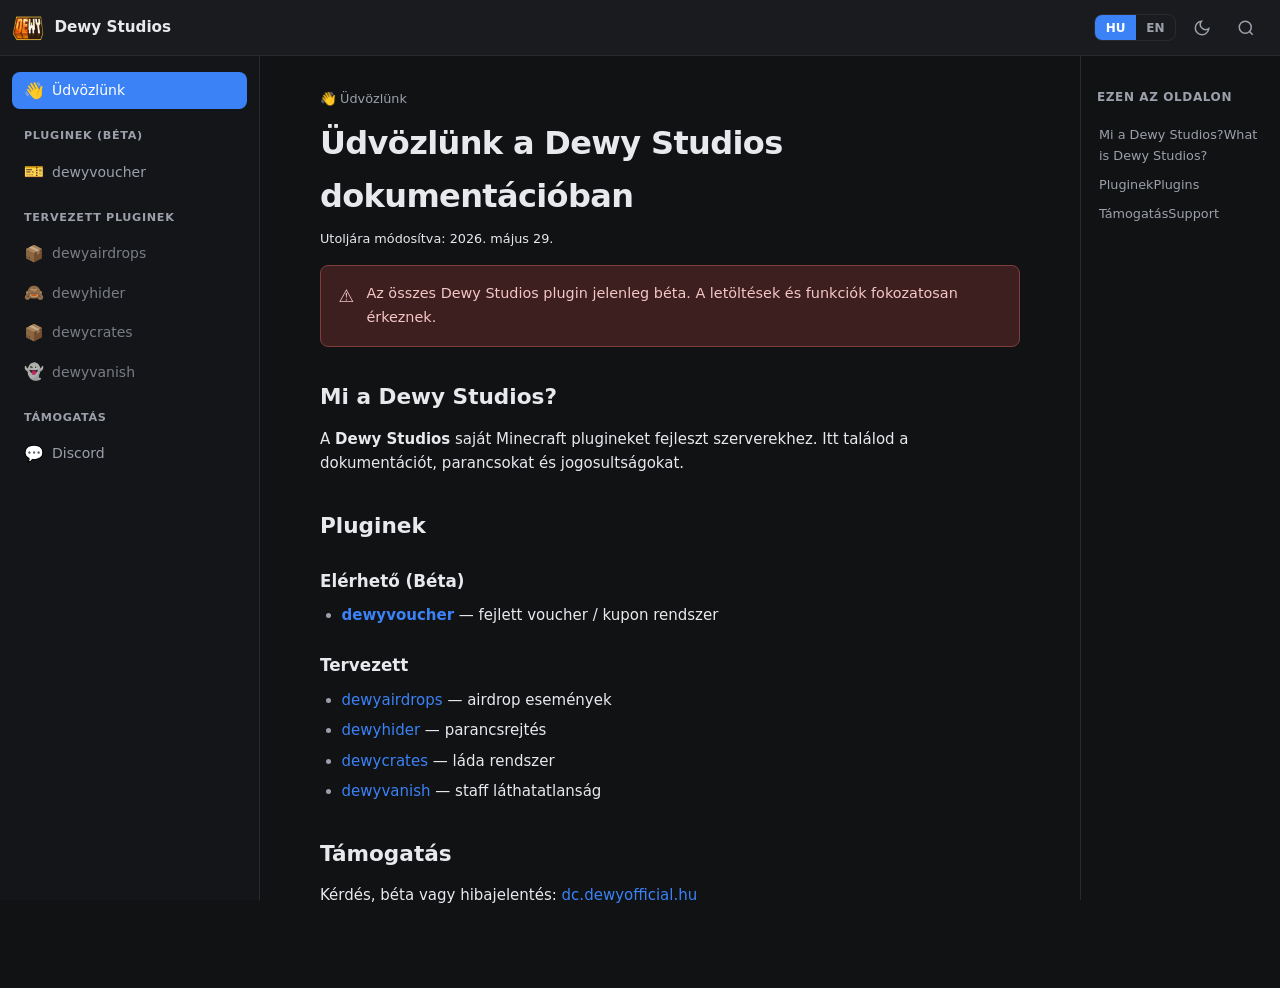
<file: index.html>
<!DOCTYPE html>
<html lang="hu">
<head>
  <meta charset="UTF-8" />
  <meta name="viewport" content="width=device-width, initial-scale=1.0" />
  <title>Dewy Studios — Dokumentáció</title>
  <link rel="stylesheet" href="css/style.css" />
  <link rel="icon" href="logo.png" type="image/png" />
</head>
<body data-page="welcome">
  <header class="topbar">
    <div class="topbar-left">
      <button type="button" class="icon-btn mobile-menu-btn" id="menu-toggle" aria-label="Menu">
        <svg viewBox="0 0 24 24" fill="none" stroke="currentColor" stroke-width="2"><path d="M4 6h16M4 12h16M4 18h16"/></svg>
      </button>
      <a href="index.html" class="brand">
        <img src="logo.png" alt="Dewy Studios" class="brand-logo" />
        <span class="brand-title" data-i18n="siteTitle">Dewy Studios</span>
      </a>
    </div>
    <div class="topbar-right">
      <div class="lang-switch" role="group" aria-label="Language">
        <button type="button" class="lang-btn active" data-lang="hu">HU</button>
        <button type="button" class="lang-btn" data-lang="en">EN</button>
      </div>
      <button type="button" class="icon-btn" id="theme-toggle" aria-label="Theme">
        <svg class="icon-moon" viewBox="0 0 24 24" fill="none" stroke="currentColor" stroke-width="2"><path d="M21 12.79A9 9 0 1 1 11.21 3 7 7 0 0 0 21 12.79z"/></svg>
        <svg class="icon-sun" viewBox="0 0 24 24" fill="none" stroke="currentColor" stroke-width="2"><circle cx="12" cy="12" r="5"/><path d="M12 1v2M12 21v2M4.22 4.22l1.42 1.42M18.36 18.36l1.42 1.42M1 12h2M21 12h2M4.22 19.78l1.42-1.42M18.36 5.64l1.42-1.42"/></svg>
      </button>
      <button type="button" class="icon-btn" id="search-btn" aria-label="Search">
        <svg viewBox="0 0 24 24" fill="none" stroke="currentColor" stroke-width="2"><circle cx="11" cy="11" r="8"/><path d="m21 21-4.35-4.35"/></svg>
      </button>
    </div>
  </header>

  <div class="search-overlay" id="search-overlay" hidden>
    <div class="search-box">
      <input type="search" id="search-input" placeholder="Keresés…" autocomplete="off" />
      <ul class="search-results" id="search-results"></ul>
    </div>
  </div>

  <div class="layout">
    <aside class="sidebar" id="sidebar">
      <nav class="sidebar-nav">
        <a href="index.html" class="nav-item" data-page="welcome">
          <span class="nav-icon">👋</span>
          <span data-i18n="nav.welcome">Üdvözlünk</span>
        </a>
        <p class="nav-section" data-i18n="nav.pluginsBeta">Pluginek (Béta)</p>
        <a href="dewyvoucher.html" class="nav-item" data-page="dewyvoucher">
          <span class="nav-icon">🎫</span>
          <span>dewyvoucher</span>
        </a>
        <p class="nav-section" data-i18n="nav.planned">Tervezett pluginek</p>
        <a href="dewyairdrops.html" class="nav-item nav-muted" data-page="dewyairdrops">
          <span class="nav-icon">📦</span>
          <span>dewyairdrops</span>
        </a>
        <a href="dewyhider.html" class="nav-item nav-muted" data-page="dewyhider">
          <span class="nav-icon">🙈</span>
          <span>dewyhider</span>
        </a>
        <a href="dewycrates.html" class="nav-item nav-muted" data-page="dewycrates">
          <span class="nav-icon">📦</span>
          <span>dewycrates</span>
        </a>
        <a href="dewyvanish.html" class="nav-item nav-muted" data-page="dewyvanish">
          <span class="nav-icon">👻</span>
          <span>dewyvanish</span>
        </a>
        <p class="nav-section" data-i18n="nav.support">Támogatás</p>
        <a href="https://dc.dewyofficial.hu" class="nav-item nav-external" target="_blank" rel="noopener noreferrer">
          <span class="nav-icon">💬</span>
          <span data-i18n="nav.discord">Discord</span>
        </a>
      </nav>
    </aside>

    <main class="content">
      <nav class="breadcrumb">👋 <span data-lang-block="hu">Üdvözlünk</span><span data-lang-block="en" hidden>Welcome</span></nav>
      <h1 class="page-title"><span data-lang-block="hu">Üdvözlünk a Dewy Studios dokumentációban</span><span data-lang-block="en" hidden>Welcome to Dewy Studios docs</span></h1>
      <p class="page-meta"><span data-i18n="lastModified">Utoljára módosítva</span>: 2026. május 29.</p>

      <div class="alert">
        <span class="alert-icon">⚠️</span>
        <span data-i18n="globalBeta">A <strong>dewyvoucher</strong> már elérhető béta tesztelésre. A többi plugin fejlesztés alatt áll.</span>
      </div>

      <h2 id="about"><span data-lang-block="hu">Mi a Dewy Studios?</span><span data-lang-block="en" hidden>What is Dewy Studios?</span></h2>
      <div data-lang-block="hu">
        <p>A <strong>Dewy Studios</strong> saját Minecraft plugineket fejleszt szerverekhez. Itt találod a dokumentációt, parancsokat és jogosultságokat.</p>
      </div>
      <div data-lang-block="en" hidden>
        <p><strong>Dewy Studios</strong> builds custom Minecraft plugins for servers. Find documentation, commands, and permissions here.</p>
      </div>

      <h2 id="plugins"><span data-lang-block="hu">Pluginek</span><span data-lang-block="en" hidden>Plugins</span></h2>
      <div data-lang-block="hu">
        <h3>Elérhető (Béta)</h3>
        <ul>
          <li><a href="dewyvoucher.html"><strong>dewyvoucher</strong></a> — fejlett voucher / kupon rendszer</li>
        </ul>
        <h3>Tervezett</h3>
        <ul>
          <li><a href="dewyairdrops.html">dewyairdrops</a> — airdrop események</li>
          <li><a href="dewyhider.html">dewyhider</a> — parancsrejtés</li>
          <li><a href="dewycrates.html">dewycrates</a> — láda rendszer</li>
          <li><a href="dewyvanish.html">dewyvanish</a> — staff láthatatlanság</li>
        </ul>
      </div>
      <div data-lang-block="en" hidden>
        <h3>Available (Beta)</h3>
        <ul>
          <li><a href="dewyvoucher.html"><strong>dewyvoucher</strong></a> — advanced voucher / coupon system</li>
        </ul>
        <h3>Planned</h3>
        <ul>
          <li><a href="dewyairdrops.html">dewyairdrops</a> — airdrop events</li>
          <li><a href="dewyhider.html">dewyhider</a> — command hiding</li>
          <li><a href="dewycrates.html">dewycrates</a> — crate system</li>
          <li><a href="dewyvanish.html">dewyvanish</a> — staff vanish</li>
        </ul>
      </div>

      <h2 id="support"><span data-lang-block="hu">Támogatás</span><span data-lang-block="en" hidden>Support</span></h2>
      <div data-lang-block="hu">
        <p>Kérdés, béta vagy hibajelentés: <a href="https://dc.dewyofficial.hu" target="_blank" rel="noopener noreferrer">dc.dewyofficial.hu</a></p>
      </div>
      <div data-lang-block="en" hidden>
        <p>Questions, beta access, or bugs: <a href="https://dc.dewyofficial.hu" target="_blank" rel="noopener noreferrer">dc.dewyofficial.hu</a></p>
      </div>
    </main>

    <aside class="toc" id="toc">
      <p class="toc-title" data-i18n="toc.title">Ezen az oldalon</p>
      <ul class="toc-list" id="toc-list"></ul>
    </aside>
  </div>

  <div class="sidebar-backdrop" id="sidebar-backdrop" hidden></div>
  <script src="js/i18n.js"></script>
  <script src="js/common.js"></script>
</body>
</html>
</file>
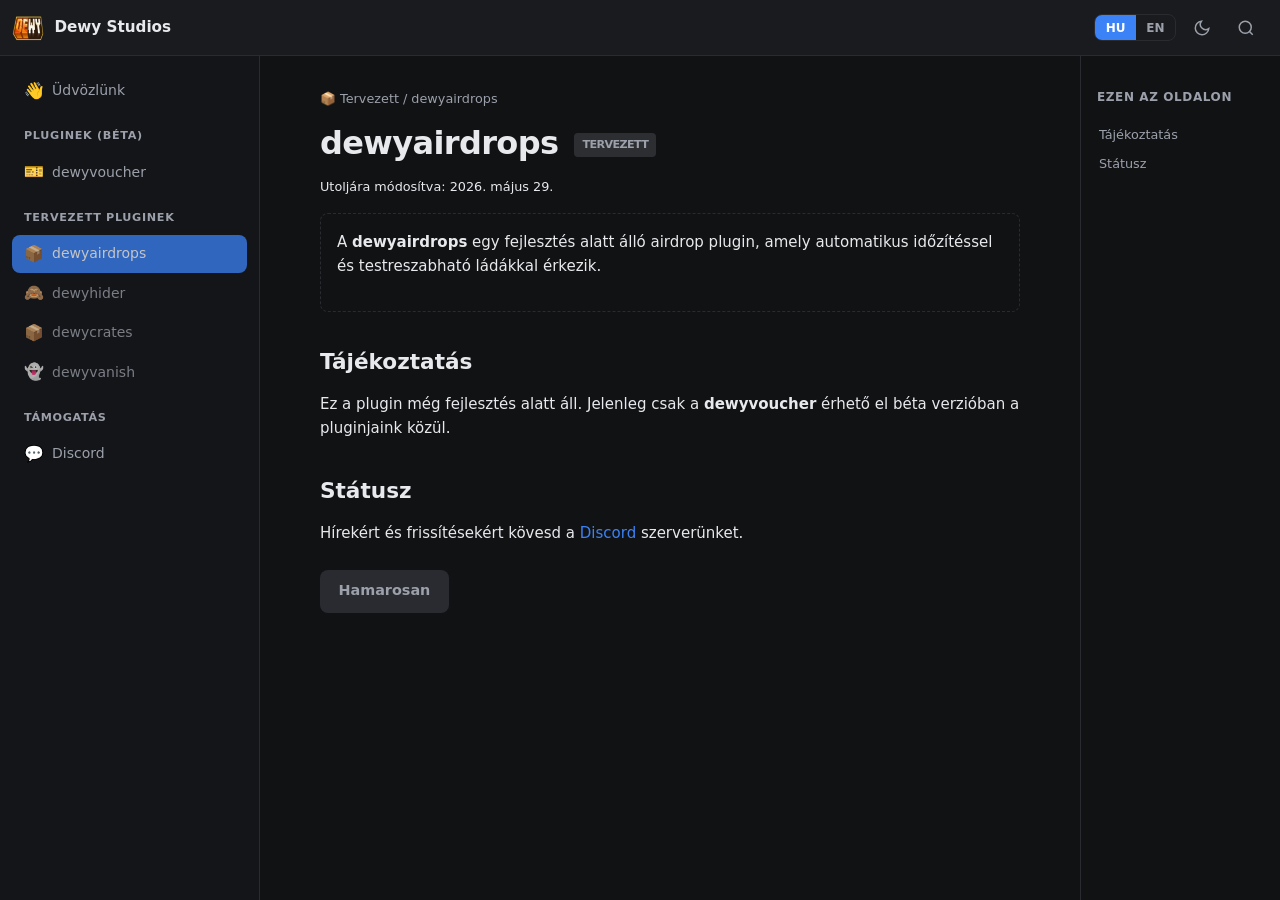
<file: dewyairdrops.html>
<!DOCTYPE html>
<html lang="hu">
<head>
  <meta charset="UTF-8" />
  <meta name="viewport" content="width=device-width, initial-scale=1.0" />
  <title>dewyairdrops — Dewy Studios</title>
  <link rel="stylesheet" href="css/style.css" />
  <link rel="icon" href="logo.png" type="image/png" />
</head>
<body data-page="dewyairdrops">
  <header class="topbar">
    <div class="topbar-left">
      <button type="button" class="icon-btn mobile-menu-btn" id="menu-toggle" aria-label="Menu">
        <svg viewBox="0 0 24 24" fill="none" stroke="currentColor" stroke-width="2"><path d="M4 6h16M4 12h16M4 18h16"/></svg>
      </button>
      <a href="index.html" class="brand">
        <img src="logo.png" alt="Dewy Studios" class="brand-logo" />
        <span class="brand-title" data-i18n="siteTitle">Dewy Studios</span>
      </a>
    </div>
    <div class="topbar-right">
      <div class="lang-switch" role="group" aria-label="Language">
        <button type="button" class="lang-btn active" data-lang="hu">HU</button>
        <button type="button" class="lang-btn" data-lang="en">EN</button>
      </div>
      <button type="button" class="icon-btn" id="theme-toggle" aria-label="Theme">
        <svg class="icon-moon" viewBox="0 0 24 24" fill="none" stroke="currentColor" stroke-width="2"><path d="M21 12.79A9 9 0 1 1 11.21 3 7 7 0 0 0 21 12.79z"/></svg>
        <svg class="icon-sun" viewBox="0 0 24 24" fill="none" stroke="currentColor" stroke-width="2"><circle cx="12" cy="12" r="5"/><path d="M12 1v2M12 21v2M4.22 4.22l1.42 1.42M18.36 18.36l1.42 1.42M1 12h2M21 12h2M4.22 19.78l1.42-1.42M18.36 5.64l1.42-1.42"/></svg>
      </button>
      <button type="button" class="icon-btn" id="search-btn" aria-label="Search">
        <svg viewBox="0 0 24 24" fill="none" stroke="currentColor" stroke-width="2"><circle cx="11" cy="11" r="8"/><path d="m21 21-4.35-4.35"/></svg>
      </button>
    </div>
  </header>

  <div class="search-overlay" id="search-overlay" hidden>
    <div class="search-box">
      <input type="search" id="search-input" placeholder="Keresés…" autocomplete="off" />
      <ul class="search-results" id="search-results"></ul>
    </div>
  </div>

  <div class="layout">
    <aside class="sidebar" id="sidebar">
      <nav class="sidebar-nav">
        <a href="index.html" class="nav-item" data-page="welcome">
          <span class="nav-icon">👋</span>
          <span data-i18n="nav.welcome">Üdvözlünk</span>
        </a>
        <p class="nav-section" data-i18n="nav.pluginsBeta">Pluginek (Béta)</p>
        <a href="dewyvoucher.html" class="nav-item" data-page="dewyvoucher">
          <span class="nav-icon">🎫</span>
          <span>dewyvoucher</span>
        </a>
        <p class="nav-section" data-i18n="nav.planned">Tervezett pluginek</p>
        <a href="dewyairdrops.html" class="nav-item nav-muted" data-page="dewyairdrops">
          <span class="nav-icon">📦</span>
          <span>dewyairdrops</span>
        </a>
        <a href="dewyhider.html" class="nav-item nav-muted" data-page="dewyhider">
          <span class="nav-icon">🙈</span>
          <span>dewyhider</span>
        </a>
        <a href="dewycrates.html" class="nav-item nav-muted" data-page="dewycrates">
          <span class="nav-icon">📦</span>
          <span>dewycrates</span>
        </a>
        <a href="dewyvanish.html" class="nav-item nav-muted" data-page="dewyvanish">
          <span class="nav-icon">👻</span>
          <span>dewyvanish</span>
        </a>
        <p class="nav-section" data-i18n="nav.support">Támogatás</p>
        <a href="https://dc.dewyofficial.hu" class="nav-item nav-external" target="_blank" rel="noopener noreferrer">
          <span class="nav-icon">💬</span>
          <span data-i18n="nav.discord">Discord</span>
        </a>
      </nav>
    </aside>

    <main class="content">
      <nav class="breadcrumb">📦 <span data-lang-block="hu">Tervezett / dewyairdrops</span><span data-lang-block="en" hidden>Planned / dewyairdrops</span></nav>
      <h1 class="page-title">dewyairdrops <span class="badge badge-soon">Tervezett</span></h1>
      <p class="page-meta"><span data-i18n="lastModified">Utoljára módosítva</span>: 2026. május 29.</p>

      <div class="planned-card">
        <p>A <strong>dewyairdrops</strong> egy fejlesztés alatt álló airdrop plugin, amely automatikus időzítéssel és testreszabható ládákkal érkezik.</p>
      </div>

      <h2 id="info">Tájékoztatás</h2>
      <p>Ez a plugin még fejlesztés alatt áll. Jelenleg csak a <strong>dewyvoucher</strong> érhető el béta verzióban a pluginjaink közül.</p>

      <h2 id="status">Státusz</h2>
      <p>Hírekért és frissítésekért kövesd a <a href="https://dc.dewyofficial.hu" target="_blank" rel="noopener noreferrer">Discord</a> szerverünket.</p>

      <div class="btn-row">
        <span class="btn btn-disabled">Hamarosan</span>
      </div>
    </main>

    <aside class="toc" id="toc">
      <p class="toc-title">Ezen az oldalon</p>
      <ul class="toc-list" id="toc-list"></ul>
    </aside>
  </div>

  <div class="sidebar-backdrop" id="sidebar-backdrop" hidden></div>
  <script src="js/i18n.js"></script>
  <script src="js/common.js"></script>
</body>
</html>
</file>
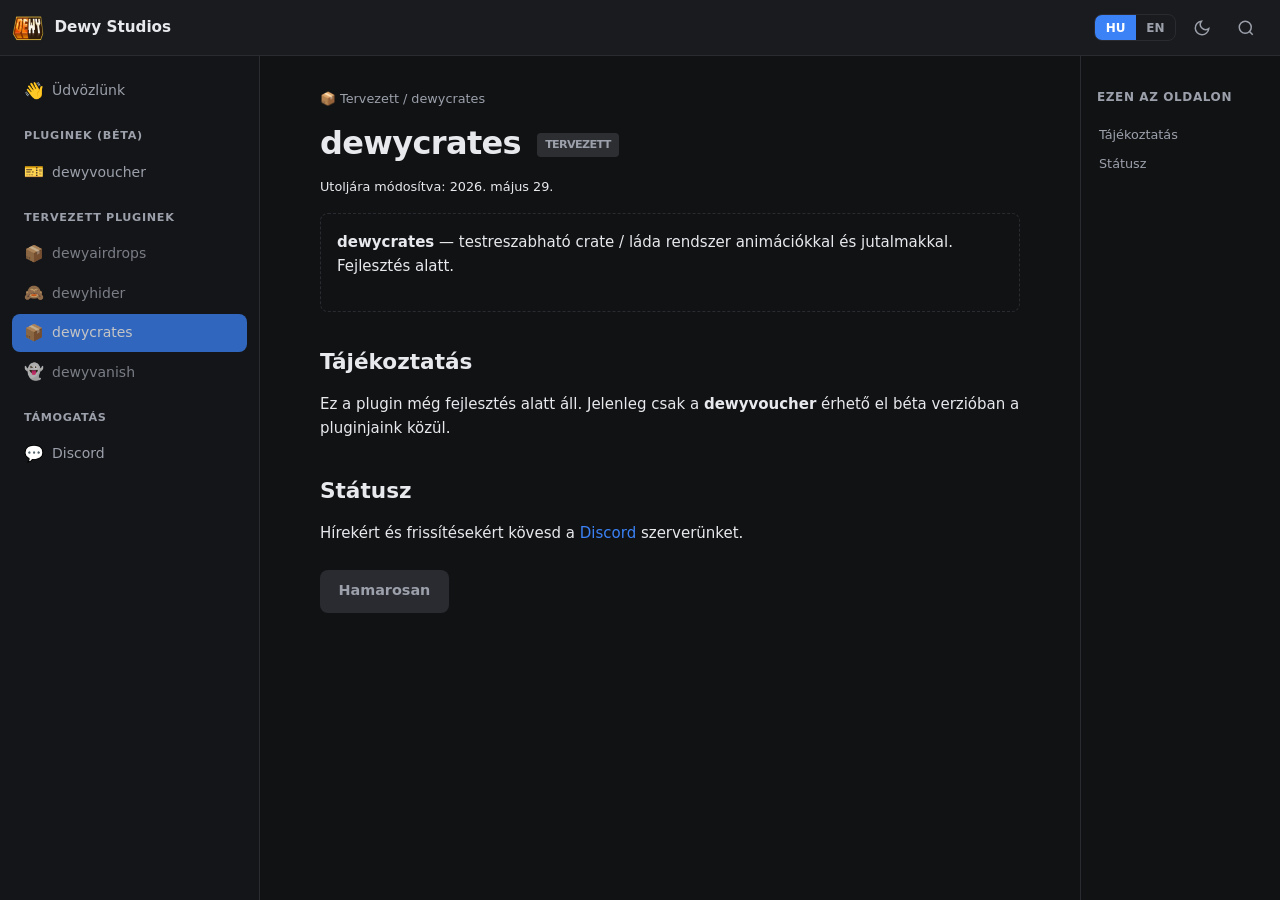
<file: dewycrates.html>
<!DOCTYPE html>
<html lang="hu">
<head>
  <meta charset="UTF-8" />
  <meta name="viewport" content="width=device-width, initial-scale=1.0" />
  <title>dewycrates — Dewy Studios</title>
  <link rel="stylesheet" href="css/style.css" />
  <link rel="icon" href="logo.png" type="image/png" />
</head>
<body data-page="dewycrates">
  <header class="topbar">
    <div class="topbar-left">
      <button type="button" class="icon-btn mobile-menu-btn" id="menu-toggle" aria-label="Menu">
        <svg viewBox="0 0 24 24" fill="none" stroke="currentColor" stroke-width="2"><path d="M4 6h16M4 12h16M4 18h16"/></svg>
      </button>
      <a href="index.html" class="brand">
        <img src="logo.png" alt="Dewy Studios" class="brand-logo" />
        <span class="brand-title" data-i18n="siteTitle">Dewy Studios</span>
      </a>
    </div>
    <div class="topbar-right">
      <div class="lang-switch" role="group" aria-label="Language">
        <button type="button" class="lang-btn active" data-lang="hu">HU</button>
        <button type="button" class="lang-btn" data-lang="en">EN</button>
      </div>
      <button type="button" class="icon-btn" id="theme-toggle" aria-label="Theme">
        <svg class="icon-moon" viewBox="0 0 24 24" fill="none" stroke="currentColor" stroke-width="2"><path d="M21 12.79A9 9 0 1 1 11.21 3 7 7 0 0 0 21 12.79z"/></svg>
        <svg class="icon-sun" viewBox="0 0 24 24" fill="none" stroke="currentColor" stroke-width="2"><circle cx="12" cy="12" r="5"/><path d="M12 1v2M12 21v2M4.22 4.22l1.42 1.42M18.36 18.36l1.42 1.42M1 12h2M21 12h2M4.22 19.78l1.42-1.42M18.36 5.64l1.42-1.42"/></svg>
      </button>
      <button type="button" class="icon-btn" id="search-btn" aria-label="Search">
        <svg viewBox="0 0 24 24" fill="none" stroke="currentColor" stroke-width="2"><circle cx="11" cy="11" r="8"/><path d="m21 21-4.35-4.35"/></svg>
      </button>
    </div>
  </header>

  <div class="search-overlay" id="search-overlay" hidden>
    <div class="search-box">
      <input type="search" id="search-input" placeholder="Keresés…" autocomplete="off" />
      <ul class="search-results" id="search-results"></ul>
    </div>
  </div>

  <div class="layout">
    <aside class="sidebar" id="sidebar">
      <nav class="sidebar-nav">
        <a href="index.html" class="nav-item" data-page="welcome">
          <span class="nav-icon">👋</span>
          <span data-i18n="nav.welcome">Üdvözlünk</span>
        </a>
        <p class="nav-section" data-i18n="nav.pluginsBeta">Pluginek (Béta)</p>
        <a href="dewyvoucher.html" class="nav-item" data-page="dewyvoucher">
          <span class="nav-icon">🎫</span>
          <span>dewyvoucher</span>
        </a>
        <p class="nav-section" data-i18n="nav.planned">Tervezett pluginek</p>
        <a href="dewyairdrops.html" class="nav-item nav-muted" data-page="dewyairdrops">
          <span class="nav-icon">📦</span>
          <span>dewyairdrops</span>
        </a>
        <a href="dewyhider.html" class="nav-item nav-muted" data-page="dewyhider">
          <span class="nav-icon">🙈</span>
          <span>dewyhider</span>
        </a>
        <a href="dewycrates.html" class="nav-item nav-muted" data-page="dewycrates">
          <span class="nav-icon">📦</span>
          <span>dewycrates</span>
        </a>
        <a href="dewyvanish.html" class="nav-item nav-muted" data-page="dewyvanish">
          <span class="nav-icon">👻</span>
          <span>dewyvanish</span>
        </a>
        <p class="nav-section" data-i18n="nav.support">Támogatás</p>
        <a href="https://dc.dewyofficial.hu" class="nav-item nav-external" target="_blank" rel="noopener noreferrer">
          <span class="nav-icon">💬</span>
          <span data-i18n="nav.discord">Discord</span>
        </a>
      </nav>
    </aside>

    <main class="content">
      <nav class="breadcrumb">📦 <span data-lang-block="hu">Tervezett / dewycrates</span><span data-lang-block="en" hidden>Planned / dewycrates</span></nav>
      <h1 class="page-title">dewycrates <span class="badge badge-soon">Tervezett</span></h1>
      <p class="page-meta"><span data-i18n="lastModified">Utoljára módosítva</span>: 2026. május 29.</p>

      <div class="planned-card">
        <p><strong>dewycrates</strong> — testreszabható crate / láda rendszer animációkkal és jutalmakkal. Fejlesztés alatt.</p>
      </div>

      <h2 id="info">Tájékoztatás</h2>
      <p>Ez a plugin még fejlesztés alatt áll. Jelenleg csak a <strong>dewyvoucher</strong> érhető el béta verzióban a pluginjaink közül.</p>

      <h2 id="status">Státusz</h2>
      <p>Hírekért és frissítésekért kövesd a <a href="https://dc.dewyofficial.hu" target="_blank" rel="noopener noreferrer">Discord</a> szerverünket.</p>

      <div class="btn-row">
        <span class="btn btn-disabled">Hamarosan</span>
      </div>
    </main>

    <aside class="toc" id="toc">
      <p class="toc-title">Ezen az oldalon</p>
      <ul class="toc-list" id="toc-list"></ul>
    </aside>
  </div>

  <div class="sidebar-backdrop" id="sidebar-backdrop" hidden></div>
  <script src="js/i18n.js"></script>
  <script src="js/common.js"></script>
</body>
</html>
</file>
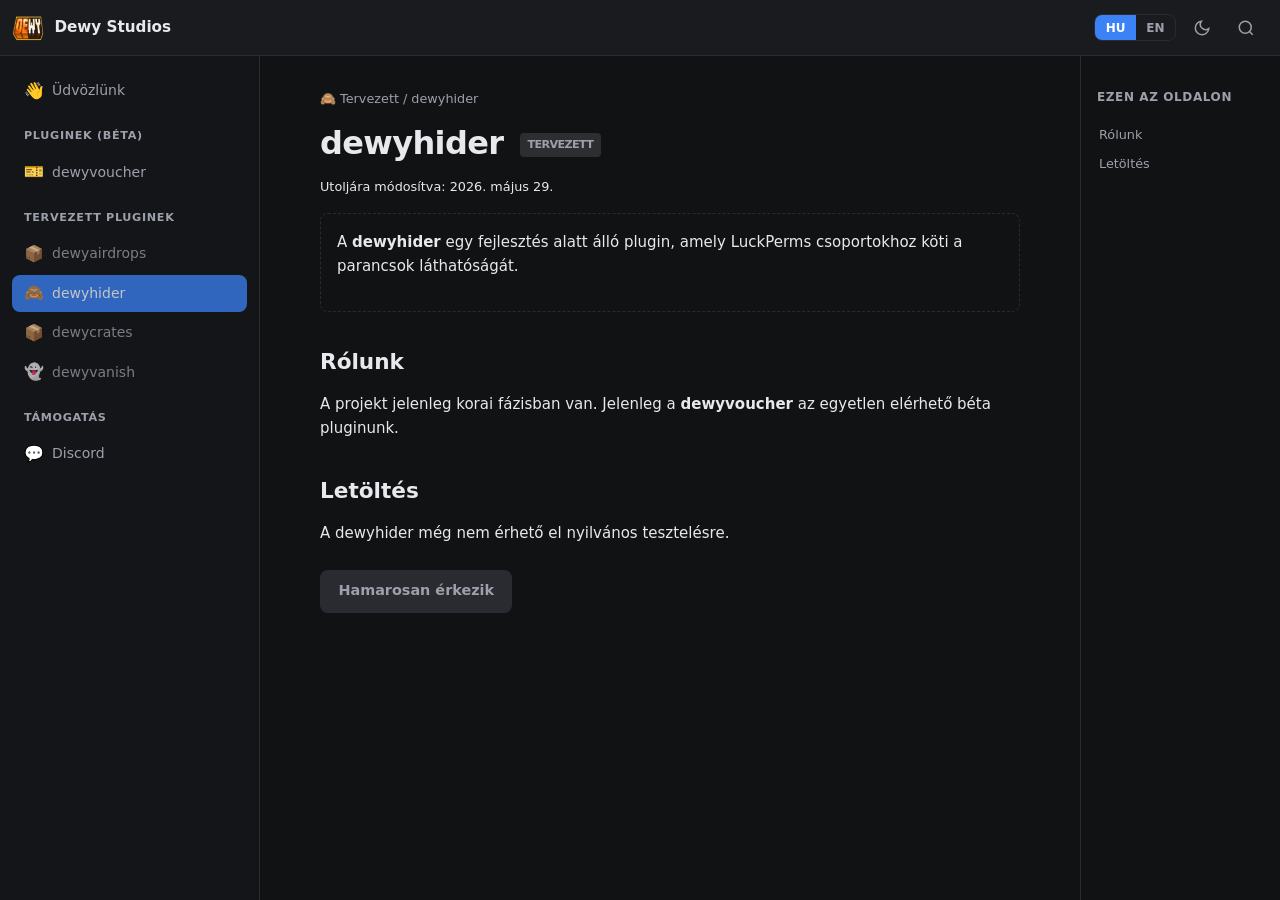
<file: dewyhider.html>
<!DOCTYPE html>
<html lang="hu">
<head>
  <meta charset="UTF-8" />
  <meta name="viewport" content="width=device-width, initial-scale=1.0" />
  <title>dewyhider — Dewy Studios</title>
  <link rel="stylesheet" href="css/style.css" />
  <link rel="icon" href="logo.png" type="image/png" />
</head>
<body data-page="dewyhider">
  <header class="topbar">
    <div class="topbar-left">
      <button type="button" class="icon-btn mobile-menu-btn" id="menu-toggle" aria-label="Menu">
        <svg viewBox="0 0 24 24" fill="none" stroke="currentColor" stroke-width="2"><path d="M4 6h16M4 12h16M4 18h16"/></svg>
      </button>
      <a href="index.html" class="brand">
        <img src="logo.png" alt="Dewy Studios" class="brand-logo" />
        <span class="brand-title" data-i18n="siteTitle">Dewy Studios</span>
      </a>
    </div>
    <div class="topbar-right">
      <div class="lang-switch" role="group" aria-label="Language">
        <button type="button" class="lang-btn active" data-lang="hu">HU</button>
        <button type="button" class="lang-btn" data-lang="en">EN</button>
      </div>
      <button type="button" class="icon-btn" id="theme-toggle" aria-label="Theme">
        <svg class="icon-moon" viewBox="0 0 24 24" fill="none" stroke="currentColor" stroke-width="2"><path d="M21 12.79A9 9 0 1 1 11.21 3 7 7 0 0 0 21 12.79z"/></svg>
        <svg class="icon-sun" viewBox="0 0 24 24" fill="none" stroke="currentColor" stroke-width="2"><circle cx="12" cy="12" r="5"/><path d="M12 1v2M12 21v2M4.22 4.22l1.42 1.42M18.36 18.36l1.42 1.42M1 12h2M21 12h2M4.22 19.78l1.42-1.42M18.36 5.64l1.42-1.42"/></svg>
      </button>
      <button type="button" class="icon-btn" id="search-btn" aria-label="Search">
        <svg viewBox="0 0 24 24" fill="none" stroke="currentColor" stroke-width="2"><circle cx="11" cy="11" r="8"/><path d="m21 21-4.35-4.35"/></svg>
      </button>
    </div>
  </header>

  <div class="search-overlay" id="search-overlay" hidden>
    <div class="search-box">
      <input type="search" id="search-input" placeholder="Keresés…" autocomplete="off" />
      <ul class="search-results" id="search-results"></ul>
    </div>
  </div>

  <div class="layout">
    <aside class="sidebar" id="sidebar">
      <nav class="sidebar-nav">
        <a href="index.html" class="nav-item" data-page="welcome">
          <span class="nav-icon">👋</span>
          <span data-i18n="nav.welcome">Üdvözlünk</span>
        </a>
        <p class="nav-section" data-i18n="nav.pluginsBeta">Pluginek (Béta)</p>
        <a href="dewyvoucher.html" class="nav-item" data-page="dewyvoucher">
          <span class="nav-icon">🎫</span>
          <span>dewyvoucher</span>
        </a>
        <p class="nav-section" data-i18n="nav.planned">Tervezett pluginek</p>
        <a href="dewyairdrops.html" class="nav-item nav-muted" data-page="dewyairdrops">
          <span class="nav-icon">📦</span>
          <span>dewyairdrops</span>
        </a>
        <a href="dewyhider.html" class="nav-item nav-muted" data-page="dewyhider">
          <span class="nav-icon">🙈</span>
          <span>dewyhider</span>
        </a>
        <a href="dewycrates.html" class="nav-item nav-muted" data-page="dewycrates">
          <span class="nav-icon">📦</span>
          <span>dewycrates</span>
        </a>
        <a href="dewyvanish.html" class="nav-item nav-muted" data-page="dewyvanish">
          <span class="nav-icon">👻</span>
          <span>dewyvanish</span>
        </a>
        <p class="nav-section" data-i18n="nav.support">Támogatás</p>
        <a href="https://dc.dewyofficial.hu" class="nav-item nav-external" target="_blank" rel="noopener noreferrer">
          <span class="nav-icon">💬</span>
          <span data-i18n="nav.discord">Discord</span>
        </a>
      </nav>
    </aside>

    <main class="content">
      <nav class="breadcrumb">🙈 <span data-lang-block="hu">Tervezett / dewyhider</span><span data-lang-block="en" hidden>Planned / dewyhider</span></nav>
      <h1 class="page-title">dewyhider <span class="badge badge-soon">Tervezett</span></h1>
      <p class="page-meta"><span data-i18n="lastModified">Utoljára módosítva</span>: 2026. május 29.</p>

      <div class="planned-card">
        <p>A <strong>dewyhider</strong> egy fejlesztés alatt álló plugin, amely LuckPerms csoportokhoz köti a parancsok láthatóságát.</p>
      </div>

      <h2 id="about">Rólunk</h2>
      <p>A projekt jelenleg korai fázisban van. Jelenleg a <strong>dewyvoucher</strong> az egyetlen elérhető béta pluginunk.</p>

      <h2 id="download">Letöltés</h2>
      <p>A dewyhider még nem érhető el nyilvános tesztelésre.</p>
      <div class="btn-row">
        <span class="btn btn-disabled">Hamarosan érkezik</span>
      </div>
    </main>

    <aside class="toc" id="toc">
      <p class="toc-title">Ezen az oldalon</p>
      <ul class="toc-list" id="toc-list"></ul>
    </aside>
  </div>

  <div class="sidebar-backdrop" id="sidebar-backdrop" hidden></div>
  <script src="js/i18n.js"></script>
  <script src="js/common.js"></script>
</body>
</html>
</file>
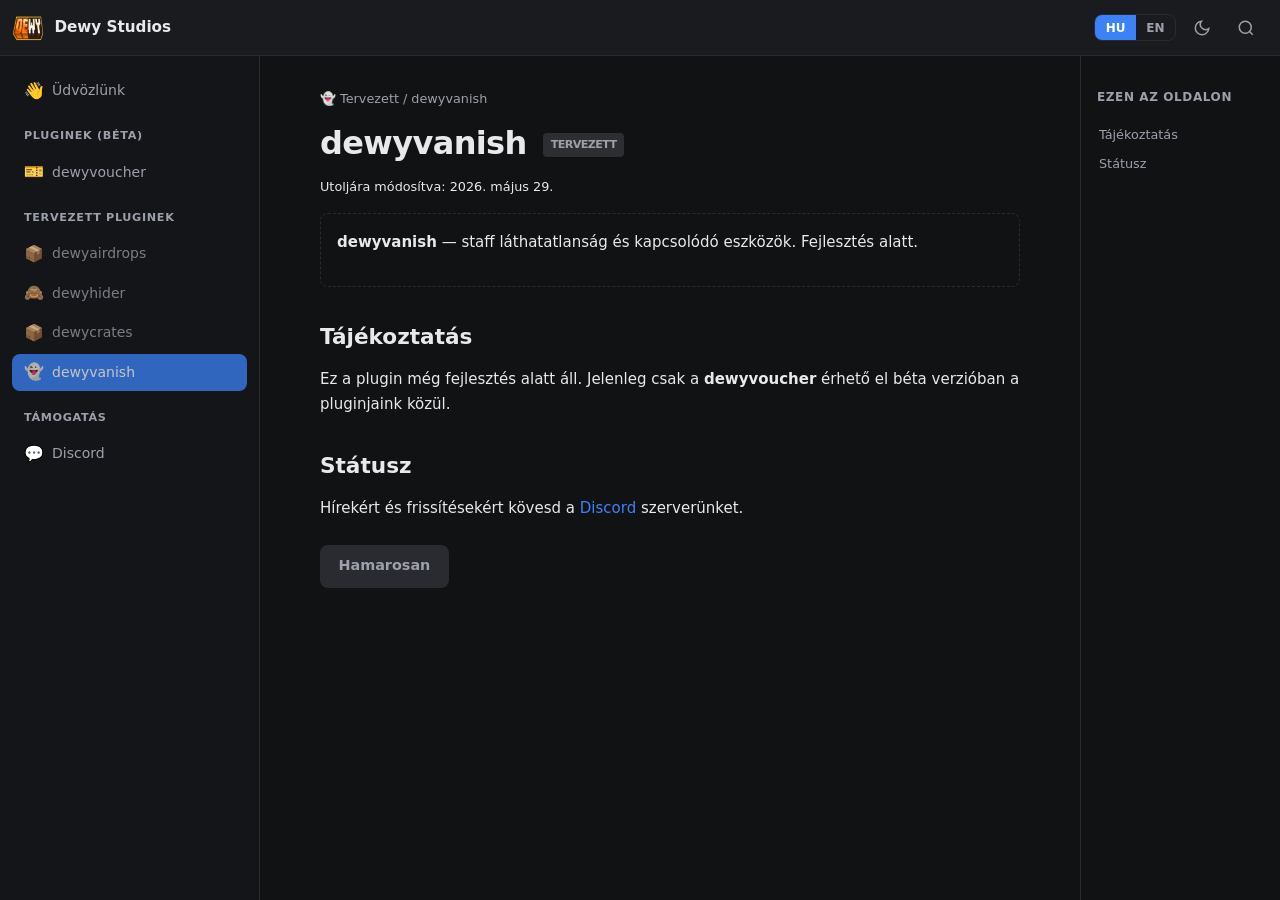
<file: dewyvanish.html>
<!DOCTYPE html>
<html lang="hu">
<head>
  <meta charset="UTF-8" />
  <meta name="viewport" content="width=device-width, initial-scale=1.0" />
  <title>dewyvanish — Dewy Studios</title>
  <link rel="stylesheet" href="css/style.css" />
  <link rel="icon" href="logo.png" type="image/png" />
</head>
<body data-page="dewyvanish">
  <header class="topbar">
    <div class="topbar-left">
      <button type="button" class="icon-btn mobile-menu-btn" id="menu-toggle" aria-label="Menu">
        <svg viewBox="0 0 24 24" fill="none" stroke="currentColor" stroke-width="2"><path d="M4 6h16M4 12h16M4 18h16"/></svg>
      </button>
      <a href="index.html" class="brand">
        <img src="logo.png" alt="Dewy Studios" class="brand-logo" />
        <span class="brand-title" data-i18n="siteTitle">Dewy Studios</span>
      </a>
    </div>
    <div class="topbar-right">
      <div class="lang-switch" role="group" aria-label="Language">
        <button type="button" class="lang-btn active" data-lang="hu">HU</button>
        <button type="button" class="lang-btn" data-lang="en">EN</button>
      </div>
      <button type="button" class="icon-btn" id="theme-toggle" aria-label="Theme">
        <svg class="icon-moon" viewBox="0 0 24 24" fill="none" stroke="currentColor" stroke-width="2"><path d="M21 12.79A9 9 0 1 1 11.21 3 7 7 0 0 0 21 12.79z"/></svg>
        <svg class="icon-sun" viewBox="0 0 24 24" fill="none" stroke="currentColor" stroke-width="2"><circle cx="12" cy="12" r="5"/><path d="M12 1v2M12 21v2M4.22 4.22l1.42 1.42M18.36 18.36l1.42 1.42M1 12h2M21 12h2M4.22 19.78l1.42-1.42M18.36 5.64l1.42-1.42"/></svg>
      </button>
      <button type="button" class="icon-btn" id="search-btn" aria-label="Search">
        <svg viewBox="0 0 24 24" fill="none" stroke="currentColor" stroke-width="2"><circle cx="11" cy="11" r="8"/><path d="m21 21-4.35-4.35"/></svg>
      </button>
    </div>
  </header>

  <div class="search-overlay" id="search-overlay" hidden>
    <div class="search-box">
      <input type="search" id="search-input" placeholder="Keresés…" autocomplete="off" />
      <ul class="search-results" id="search-results"></ul>
    </div>
  </div>

  <div class="layout">
    <aside class="sidebar" id="sidebar">
      <nav class="sidebar-nav">
        <a href="index.html" class="nav-item" data-page="welcome">
          <span class="nav-icon">👋</span>
          <span data-i18n="nav.welcome">Üdvözlünk</span>
        </a>
        <p class="nav-section" data-i18n="nav.pluginsBeta">Pluginek (Béta)</p>
        <a href="dewyvoucher.html" class="nav-item" data-page="dewyvoucher">
          <span class="nav-icon">🎫</span>
          <span>dewyvoucher</span>
        </a>
        <p class="nav-section" data-i18n="nav.planned">Tervezett pluginek</p>
        <a href="dewyairdrops.html" class="nav-item nav-muted" data-page="dewyairdrops">
          <span class="nav-icon">📦</span>
          <span>dewyairdrops</span>
        </a>
        <a href="dewyhider.html" class="nav-item nav-muted" data-page="dewyhider">
          <span class="nav-icon">🙈</span>
          <span>dewyhider</span>
        </a>
        <a href="dewycrates.html" class="nav-item nav-muted" data-page="dewycrates">
          <span class="nav-icon">📦</span>
          <span>dewycrates</span>
        </a>
        <a href="dewyvanish.html" class="nav-item nav-muted" data-page="dewyvanish">
          <span class="nav-icon">👻</span>
          <span>dewyvanish</span>
        </a>
        <p class="nav-section" data-i18n="nav.support">Támogatás</p>
        <a href="https://dc.dewyofficial.hu" class="nav-item nav-external" target="_blank" rel="noopener noreferrer">
          <span class="nav-icon">💬</span>
          <span data-i18n="nav.discord">Discord</span>
        </a>
      </nav>
    </aside>

    <main class="content">
      <nav class="breadcrumb">👻 <span data-lang-block="hu">Tervezett / dewyvanish</span><span data-lang-block="en" hidden>Planned / dewyvanish</span></nav>
      <h1 class="page-title">dewyvanish <span class="badge badge-soon">Tervezett</span></h1>
      <p class="page-meta"><span data-i18n="lastModified">Utoljára módosítva</span>: 2026. május 29.</p>

      <div class="planned-card">
        <p><strong>dewyvanish</strong> — staff láthatatlanság és kapcsolódó eszközök. Fejlesztés alatt.</p>
      </div>

      <h2 id="info">Tájékoztatás</h2>
      <p>Ez a plugin még fejlesztés alatt áll. Jelenleg csak a <strong>dewyvoucher</strong> érhető el béta verzióban a pluginjaink közül.</p>

      <h2 id="status">Státusz</h2>
      <p>Hírekért és frissítésekért kövesd a <a href="https://dc.dewyofficial.hu" target="_blank" rel="noopener noreferrer">Discord</a> szerverünket.</p>

      <div class="btn-row">
        <span class="btn btn-disabled">Hamarosan</span>
      </div>
    </main>

    <aside class="toc" id="toc">
      <p class="toc-title">Ezen az oldalon</p>
      <ul class="toc-list" id="toc-list"></ul>
    </aside>
  </div>

  <div class="sidebar-backdrop" id="sidebar-backdrop" hidden></div>
  <script src="js/i18n.js"></script>
  <script src="js/common.js"></script>
</body>
</html>
</file>
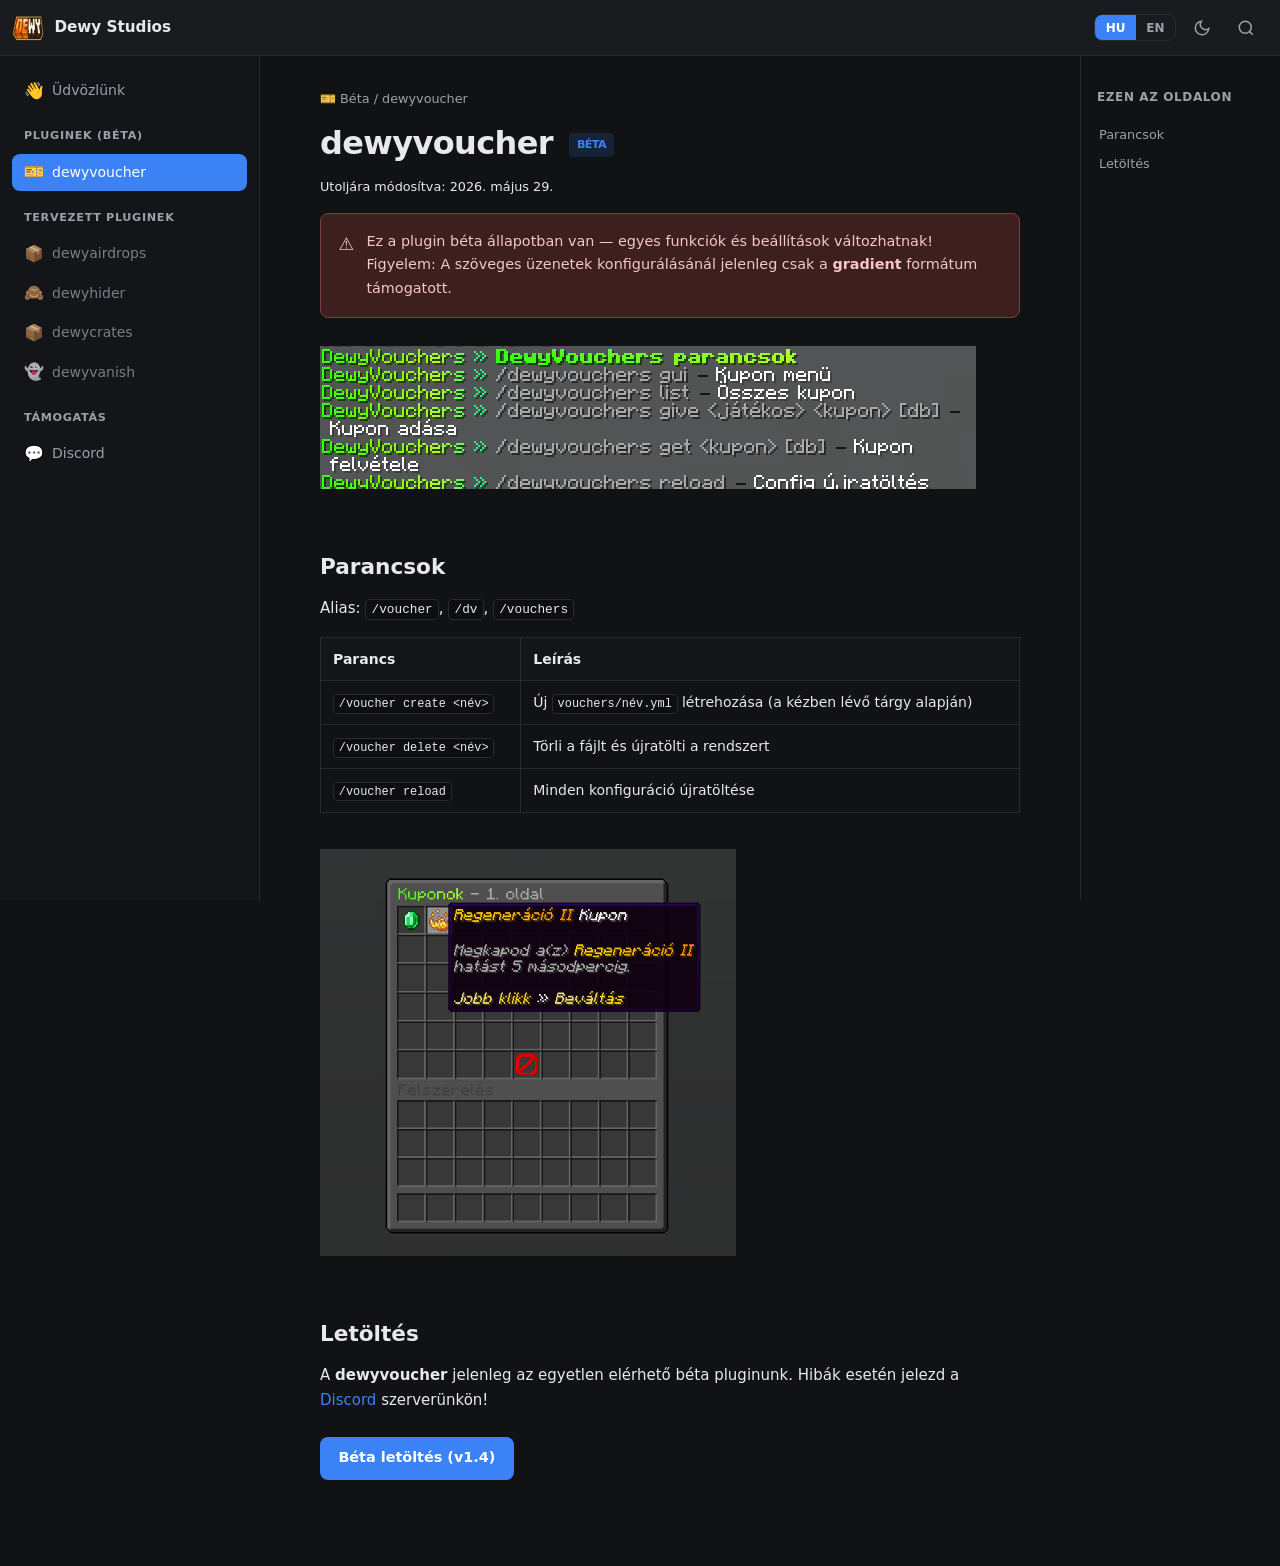
<file: dewyvoucher.html>
<!DOCTYPE html>
<html lang="hu">
<head>
  <meta charset="UTF-8" />
  <meta name="viewport" content="width=device-width, initial-scale=1.0" />
  <title>dewyvoucher — Dewy Studios</title>
  <link rel="stylesheet" href="css/style.css" />
  <link rel="icon" href="logo.png" type="image/png" />
</head>
<body data-page="dewyvoucher">
  <header class="topbar">
    <div class="topbar-left">
      <button type="button" class="icon-btn mobile-menu-btn" id="menu-toggle" aria-label="Menu">
        <svg viewBox="0 0 24 24" fill="none" stroke="currentColor" stroke-width="2"><path d="M4 6h16M4 12h16M4 18h16"/></svg>
      </button>
      <a href="index.html" class="brand">
        <img src="logo.png" alt="Dewy Studios" class="brand-logo" />
        <span class="brand-title" data-i18n="siteTitle">Dewy Studios</span>
      </a>
    </div>
    <div class="topbar-right">
      <div class="lang-switch" role="group" aria-label="Language">
        <button type="button" class="lang-btn active" data-lang="hu">HU</button>
        <button type="button" class="lang-btn" data-lang="en">EN</button>
      </div>
      <button type="button" class="icon-btn" id="theme-toggle" aria-label="Theme">
        <svg class="icon-moon" viewBox="0 0 24 24" fill="none" stroke="currentColor" stroke-width="2"><path d="M21 12.79A9 9 0 1 1 11.21 3 7 7 0 0 0 21 12.79z"/></svg>
        <svg class="icon-sun" viewBox="0 0 24 24" fill="none" stroke="currentColor" stroke-width="2"><circle cx="12" cy="12" r="5"/><path d="M12 1v2M12 21v2M4.22 4.22l1.42 1.42M18.36 18.36l1.42 1.42M1 12h2M21 12h2M4.22 19.78l1.42-1.42M18.36 5.64l1.42-1.42"/></svg>
      </button>
      <button type="button" class="icon-btn" id="search-btn" aria-label="Search">
        <svg viewBox="0 0 24 24" fill="none" stroke="currentColor" stroke-width="2"><circle cx="11" cy="11" r="8"/><path d="m21 21-4.35-4.35"/></svg>
      </button>
    </div>
  </header>

  <div class="search-overlay" id="search-overlay" hidden>
    <div class="search-box">
      <input type="search" id="search-input" placeholder="Keresés…" autocomplete="off" />
      <ul class="search-results" id="search-results"></ul>
    </div>
  </div>

  <div class="layout">
    <aside class="sidebar" id="sidebar">
      <nav class="sidebar-nav">
        <a href="index.html" class="nav-item" data-page="welcome">
          <span class="nav-icon">👋</span>
          <span data-i18n="nav.welcome">Üdvözlünk</span>
        </a>
        <p class="nav-section" data-i18n="nav.pluginsBeta">Pluginek (Béta)</p>
        <a href="dewyvoucher.html" class="nav-item" data-page="dewyvoucher">
          <span class="nav-icon">🎫</span>
          <span>dewyvoucher</span>
        </a>
        <p class="nav-section" data-i18n="nav.planned">Tervezett pluginek</p>
        <a href="dewyairdrops.html" class="nav-item nav-muted" data-page="dewyairdrops">
          <span class="nav-icon">📦</span>
          <span>dewyairdrops</span>
        </a>
        <a href="dewyhider.html" class="nav-item nav-muted" data-page="dewyhider">
          <span class="nav-icon">🙈</span>
          <span>dewyhider</span>
        </a>
        <a href="dewycrates.html" class="nav-item nav-muted" data-page="dewycrates">
          <span class="nav-icon">📦</span>
          <span>dewycrates</span>
        </a>
        <a href="dewyvanish.html" class="nav-item nav-muted" data-page="dewyvanish">
          <span class="nav-icon">👻</span>
          <span>dewyvanish</span>
        </a>
        <p class="nav-section" data-i18n="nav.support">Támogatás</p>
        <a href="https://dc.dewyofficial.hu" class="nav-item nav-external" target="_blank" rel="noopener noreferrer">
          <span class="nav-icon">💬</span>
          <span data-i18n="nav.discord">Discord</span>
        </a>
      </nav>
    </aside>

    <main class="content">
      <nav class="breadcrumb">🎫 <span data-lang-block="hu">Béta / dewyvoucher</span><span data-lang-block="en" hidden>Beta / dewyvoucher</span></nav>
      <h1 class="page-title">dewyvoucher <span class="badge badge-beta">Béta</span></h1>
      <p class="page-meta"><span data-i18n="lastModified">Utoljára módosítva</span>: 2026. május 29.</p>

      <div class="alert">
        <span class="alert-icon">⚠️</span>
        <span>Ez a plugin béta állapotban van — egyes funkciók és beállítások változhatnak! Figyelem: A szöveges üzenetek konfigurálásánál jelenleg csak a <strong>gradient</strong> formátum támogatott.</span>
      </div>

      <img src="dewyvoucher-spoiler1.png" alt="dewyvoucher preview 1" style="max-width: 100%; height: auto; margin-bottom: 20px;">

      <h2 id="commands">Parancsok</h2>
      <p>Alias: <code>/voucher</code>, <code>/dv</code>, <code>/vouchers</code></p>
      <div class="table-wrap"><table>
        <thead><tr><th>Parancs</th><th>Leírás</th></tr></thead>
        <tbody>
          <tr><td><code>/voucher create &lt;név&gt;</code></td><td>Új <code>vouchers/név.yml</code> létrehozása (a kézben lévő tárgy alapján)</td></tr>
          <tr><td><code>/voucher delete &lt;név&gt;</code></td><td>Törli a fájlt és újratölti a rendszert</td></tr>
          <tr><td><code>/voucher reload</code></td><td>Minden konfiguráció újratöltése</td></tr>
        </tbody>
      </table></div>

      <img src="dewyvoucher-spoiler2.png" alt="dewyvoucher preview 2" style="max-width: 100%; height: auto; margin-top: 20px; margin-bottom: 20px;">

      <h2 id="download">Letöltés</h2>
      <p>A <strong>dewyvoucher</strong> jelenleg az egyetlen elérhető béta pluginunk. Hibák esetén jelezd a <a href="https://dc.dewyofficial.hu" target="_blank" rel="noopener noreferrer">Discord</a> szerverünkön!</p>
      <div class="btn-row">
        <a href="docs/pluginok/dewyvouchers-beta1.4.jar" download="dewyvounchers-beta1.4.jar" class="btn btn-primary">Béta letöltés (v1.4)</a>
      </div>
    </main>

    <aside class="toc" id="toc">
      <p class="toc-title" data-i18n="toc.title">Ezen az oldalon</p>
      <ul class="toc-list" id="toc-list"></ul>
    </aside>
  </div>

  <div class="sidebar-backdrop" id="sidebar-backdrop" hidden></div>
  <script src="js/i18n.js"></script>
  <script src="js/common.js"></script>
</body>
</html>
</file>
<file: css/style.css>
:root {
  --bg: #111214;
  --bg-elevated: #1a1b1e;
  --bg-sidebar: #141518;
  --border: #2a2b30;
  --text: #e8e9ed;
  --text-muted: #9ca0ab;
  --accent: #3b82f6;
  --accent-hover: #2563eb;
  --accent-bg: rgba(59, 130, 246, 0.15);
  --warning-bg: #3d1f1f;
  --warning-border: #7f3d3d;
  --warning-text: #f5c6c6;
  --code-bg: #0d0e10;
  --radius: 8px;
  --topbar-h: 56px;
  --sidebar-w: 260px;
  --toc-w: 200px;
  --font: "Inter", system-ui, -apple-system, sans-serif;
}

[data-theme="light"] {
  --bg: #f5f6f8;
  --bg-elevated: #ffffff;
  --bg-sidebar: #eef0f4;
  --border: #d8dce3;
  --text: #1a1d24;
  --text-muted: #5c6370;
  --accent-bg: rgba(59, 130, 246, 0.12);
  --warning-bg: #fef2f2;
  --warning-border: #fecaca;
  --warning-text: #991b1b;
  --code-bg: #f0f2f5;
}

*, *::before, *::after { box-sizing: border-box; }

html { scroll-behavior: smooth; }

body {
  margin: 0;
  font-family: var(--font);
  font-size: 15px;
  line-height: 1.65;
  color: var(--text);
  background: var(--bg);
}

a { color: var(--accent); text-decoration: none; }
a:hover { text-decoration: underline; }

/* Topbar */
.topbar {
  position: sticky;
  top: 0;
  z-index: 100;
  display: flex;
  align-items: center;
  justify-content: space-between;
  height: var(--topbar-h);
  padding: 0 1rem 0 0.75rem;
  background: var(--bg-elevated);
  border-bottom: 1px solid var(--border);
}

.topbar-left, .topbar-right {
  display: flex;
  align-items: center;
  gap: 0.5rem;
}

.brand {
  display: flex;
  align-items: center;
  gap: 0.65rem;
  color: var(--text);
  text-decoration: none;
  font-weight: 600;
  font-size: 0.95rem;
}

.brand:hover { text-decoration: none; }

.brand-logo {
  width: 32px;
  height: 32px;
  border-radius: 6px;
  object-fit: cover;
}

.icon-btn {
  display: flex;
  align-items: center;
  justify-content: center;
  width: 36px;
  height: 36px;
  padding: 0;
  border: none;
  border-radius: var(--radius);
  background: transparent;
  color: var(--text-muted);
  cursor: pointer;
}

.icon-btn:hover { background: var(--accent-bg); color: var(--text); }
.icon-btn svg { width: 18px; height: 18px; }

.mobile-menu-btn { display: none; }

.lang-switch {
  display: flex;
  border: 1px solid var(--border);
  border-radius: var(--radius);
  overflow: hidden;
}

.lang-btn {
  padding: 0.35rem 0.65rem;
  border: none;
  background: transparent;
  color: var(--text-muted);
  font-size: 0.75rem;
  font-weight: 600;
  cursor: pointer;
  font-family: inherit;
}

.lang-btn.active {
  background: var(--accent);
  color: #fff;
}

#theme-toggle .icon-sun { display: none; }
[data-theme="light"] #theme-toggle .icon-moon { display: none; }
[data-theme="light"] #theme-toggle .icon-sun { display: block; }

/* Layout */
.layout {
  display: grid;
  grid-template-columns: var(--sidebar-w) 1fr var(--toc-w);
  min-height: calc(100vh - var(--topbar-h));
}

.sidebar {
  position: sticky;
  top: var(--topbar-h);
  height: calc(100vh - var(--topbar-h));
  overflow-y: auto;
  padding: 1rem 0.75rem;
  background: var(--bg-sidebar);
  border-right: 1px solid var(--border);
}

.sidebar-nav { display: flex; flex-direction: column; gap: 2px; }

.nav-section {
  margin: 1rem 0 0.35rem 0.75rem;
  font-size: 0.7rem;
  font-weight: 600;
  text-transform: uppercase;
  letter-spacing: 0.06em;
  color: var(--text-muted);
}

.nav-item {
  display: flex;
  align-items: center;
  gap: 0.5rem;
  padding: 0.45rem 0.75rem;
  border-radius: var(--radius);
  color: var(--text-muted);
  font-size: 0.875rem;
  text-decoration: none;
  transition: background 0.15s, color 0.15s;
}

.nav-item:hover {
  background: var(--accent-bg);
  color: var(--text);
  text-decoration: none;
}

.nav-item.active {
  background: var(--accent);
  color: #fff;
}

.nav-item.nav-muted { opacity: 0.75; }

.nav-icon { font-size: 1rem; line-height: 1; width: 1.25rem; text-align: center; }

.content {
  max-width: 780px;
  padding: 2rem 2.5rem 4rem;
  margin: 0 auto;
  width: 100%;
}

.toc {
  position: sticky;
  top: var(--topbar-h);
  height: calc(100vh - var(--topbar-h));
  overflow-y: auto;
  padding: 2rem 1rem;
  border-left: 1px solid var(--border);
}

.toc-title {
  margin: 0 0 0.75rem;
  font-size: 0.75rem;
  font-weight: 600;
  text-transform: uppercase;
  letter-spacing: 0.05em;
  color: var(--text-muted);
}

.toc-list {
  list-style: none;
  margin: 0;
  padding: 0;
}

.toc-list a {
  display: block;
  padding: 0.25rem 0;
  font-size: 0.8rem;
  color: var(--text-muted);
  text-decoration: none;
  border-left: 2px solid transparent;
  padding-left: 0.5rem;
  margin-left: -0.5rem;
}

.toc-list a:hover,
.toc-list a.active {
  color: var(--accent);
  border-left-color: var(--accent);
}

.toc-list .toc-h3 { padding-left: 1rem; font-size: 0.75rem; }

/* Article */
.breadcrumb {
  font-size: 0.8rem;
  color: var(--text-muted);
  margin-bottom: 0.5rem;
}

.page-title {
  margin: 0 0 0.35rem;
  font-size: 2rem;
  font-weight: 700;
  letter-spacing: -0.02em;
}

.page-meta {
  font-size: 0.8rem;
  color: var(--text-muted);
  margin-bottom: 1.5rem;
}

.alert {
  display: flex;
  gap: 0.75rem;
  padding: 1rem 1.1rem;
  margin-bottom: 1.75rem;
  border-radius: var(--radius);
  background: var(--warning-bg);
  border: 1px solid var(--warning-border);
  color: var(--warning-text);
  font-size: 0.9rem;
}

.alert-icon { font-size: 1.1rem; flex-shrink: 0; }

.content h2 {
  margin: 2rem 0 0.75rem;
  font-size: 1.35rem;
  font-weight: 600;
  scroll-margin-top: calc(var(--topbar-h) + 1rem);
}

.content h3 {
  margin: 1.5rem 0 0.5rem;
  font-size: 1.05rem;
  font-weight: 600;
  scroll-margin-top: calc(var(--topbar-h) + 1rem);
}

.content p { margin: 0 0 1rem; color: var(--text); }

.content ul, .content ol {
  margin: 0 0 1rem;
  padding-left: 1.35rem;
}

.content li { margin-bottom: 0.35rem; }

.content li::marker { color: var(--text-muted); }

code, .code-block {
  font-family: ui-monospace, "Cascadia Code", "Fira Code", monospace;
  font-size: 0.85em;
}

code {
  padding: 0.15em 0.4em;
  border-radius: 4px;
  background: var(--code-bg);
  border: 1px solid var(--border);
}

.code-block {
  display: block;
  padding: 1rem 1.1rem;
  margin: 0 0 1rem;
  border-radius: var(--radius);
  background: var(--code-bg);
  border: 1px solid var(--border);
  overflow-x: auto;
  white-space: pre-wrap;
  word-break: break-all;
}

.table-wrap { overflow-x: auto; margin-bottom: 1rem; }

table {
  width: 100%;
  border-collapse: collapse;
  font-size: 0.875rem;
}

th, td {
  padding: 0.6rem 0.75rem;
  text-align: left;
  border: 1px solid var(--border);
}

th { background: var(--bg-sidebar); font-weight: 600; }

.btn-row { margin: 1.5rem 0; }

.btn {
  display: inline-flex;
  align-items: center;
  gap: 0.5rem;
  padding: 0.6rem 1.15rem;
  border-radius: var(--radius);
  font-weight: 600;
  font-size: 0.9rem;
  font-family: inherit;
  border: none;
  cursor: pointer;
  text-decoration: none;
  transition: background 0.15s, opacity 0.15s;
}

.btn-primary {
  background: var(--accent);
  color: #fff;
}

.btn-primary:hover {
  background: var(--accent-hover);
  text-decoration: none;
  color: #fff;
}

.btn-disabled {
  background: var(--border);
  color: var(--text-muted);
  cursor: not-allowed;
  pointer-events: none;
}

.badge {
  display: inline-block;
  padding: 0.15rem 0.5rem;
  font-size: 0.7rem;
  font-weight: 600;
  text-transform: uppercase;
  border-radius: 4px;
  background: var(--accent-bg);
  color: var(--accent);
  vertical-align: middle;
  margin-left: 0.35rem;
}

.badge-soon {
  background: rgba(156, 160, 171, 0.2);
  color: var(--text-muted);
}

.planned-card {
  padding: 1rem;
  border: 1px dashed var(--border);
  border-radius: var(--radius);
  color: var(--text-muted);
  margin-bottom: 1rem;
}

/* Search */
.search-overlay {
  position: fixed;
  inset: 0;
  z-index: 200;
  background: rgba(0, 0, 0, 0.6);
  display: flex;
  align-items: flex-start;
  justify-content: center;
  padding-top: 10vh;
}

.search-overlay[hidden] { display: none; }

.search-box {
  width: min(520px, 92vw);
  background: var(--bg-elevated);
  border: 1px solid var(--border);
  border-radius: var(--radius);
  box-shadow: 0 16px 48px rgba(0, 0, 0, 0.4);
  overflow: hidden;
}

.search-box input {
  width: 100%;
  padding: 1rem 1.1rem;
  border: none;
  background: transparent;
  color: var(--text);
  font-size: 1rem;
  font-family: inherit;
  outline: none;
  border-bottom: 1px solid var(--border);
}

.search-results {
  list-style: none;
  margin: 0;
  padding: 0.5rem;
  max-height: 320px;
  overflow-y: auto;
}

.search-results li a {
  display: block;
  padding: 0.55rem 0.75rem;
  border-radius: 6px;
  color: var(--text);
  text-decoration: none;
}

.search-results li a:hover {
  background: var(--accent-bg);
  text-decoration: none;
}

.sidebar-backdrop {
  position: fixed;
  inset: 0;
  z-index: 90;
  background: rgba(0, 0, 0, 0.5);
}

.sidebar-backdrop[hidden] { display: none; }

@media (max-width: 1100px) {
  .toc { display: none; }
  .layout { grid-template-columns: var(--sidebar-w) 1fr; }
}

@media (max-width: 768px) {
  .mobile-menu-btn { display: flex; }

  .layout { grid-template-columns: 1fr; }

  .sidebar {
    position: fixed;
    top: var(--topbar-h);
    left: 0;
    z-index: 95;
    width: min(280px, 85vw);
    transform: translateX(-100%);
    transition: transform 0.2s ease;
  }

  .sidebar.open { transform: translateX(0); }

  .content { padding: 1.25rem 1rem 3rem; }

  .page-title { font-size: 1.5rem; }
}
</file>
